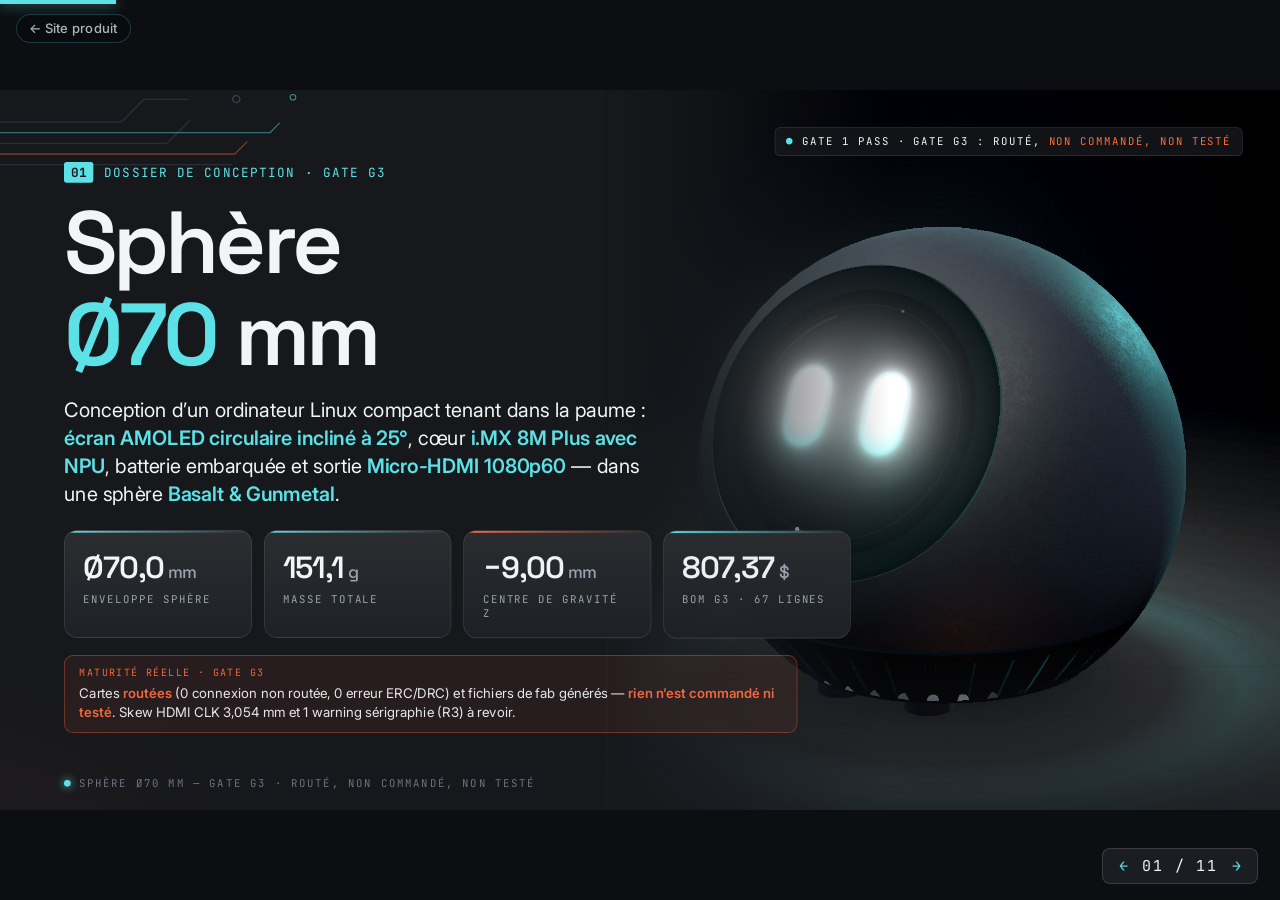
<file: deck/index.html>
<!DOCTYPE html>
<html lang="fr">
<head>
<meta charset="utf-8">
<meta name="viewport" content="width=device-width, initial-scale=1">
<title>Sphère Ø70 mm — Présentation · Gate G3 (routé, non commandé, non testé)</title>
<style>
@font-face{font-family:"Inter";src:url("./assets/fonts/Inter-Var.ttf") format("truetype");font-weight:100 900;font-display:block}
@font-face{font-family:"Space Grotesk";src:url("./assets/fonts/SpaceGrotesk-Var.ttf") format("truetype");font-weight:300 700;font-display:block}
@font-face{font-family:"JetBrains Mono";src:url("./assets/fonts/JetBrainsMono-Var.ttf") format("truetype");font-weight:100 800;font-display:block}
:root{
  --bg:#16181C;--p1:#1E2127;--p2:#2B2D30;--line:rgba(255,255,255,0.08);--line2:rgba(255,255,255,0.14);
  --tx:#F2F4F7;--tx2:#9AA3B2;--cy:#5CE1E6;--am:#FF6B3D;--light:#EEF0F3;
  --disp:"Space Grotesk","Inter",system-ui,sans-serif;--body:"Inter",system-ui,sans-serif;--mono:"JetBrains Mono",ui-monospace,monospace;
}
*{box-sizing:border-box;margin:0;padding:0}
html,body{width:100%;height:100%;background:#0D0E11;overflow:hidden;color:var(--tx);font-family:var(--body);-webkit-font-smoothing:antialiased}
#stage{position:absolute;left:50%;top:50%;width:1920px;height:1080px;transform-origin:0 0;background:var(--bg);overflow:hidden}
.slide{position:absolute;inset:0;padding:72px 96px 0;display:none;background:
  radial-gradient(1200px 700px at 85% -10%,rgba(92,225,230,0.06),transparent 60%),
  radial-gradient(900px 600px at -5% 110%,rgba(255,107,61,0.045),transparent 60%),var(--bg)}
.slide.active{display:block}
.bgtraces{position:absolute;inset:0;width:1920px;height:1080px;pointer-events:none;z-index:0}
.bgtraces path{fill:none;stroke-width:2;stroke-linecap:round;stroke-linejoin:round;stroke-dasharray:1;stroke-dashoffset:0}
.bgtraces circle{fill:var(--bg);stroke-width:2}
.content{position:relative;z-index:1;height:100%}
/* header */
.eyebrow{font-family:var(--mono);font-size:19px;letter-spacing:.14em;text-transform:uppercase;color:var(--cy);display:flex;align-items:center;gap:16px}
.eyebrow .idx{color:var(--bg);background:var(--cy);padding:3px 10px;border-radius:4px;font-weight:700;letter-spacing:.06em}
h1,h2{font-family:var(--disp);font-weight:600;letter-spacing:-0.02em;line-height:1.04}
h2{font-size:58px;margin-top:18px}
h2 em{font-style:normal;color:var(--cy)}
.lede{font-size:25px;line-height:1.45;color:var(--tx2);margin-top:16px;max-width:1500px}
.lede b{color:var(--tx);font-weight:600}
/* footer */
.ft{position:absolute;left:0;right:0;bottom:30px;display:flex;justify-content:space-between;align-items:center;font-family:var(--mono);font-size:16px;letter-spacing:.14em;color:#6B7382;text-transform:uppercase}
.ft .brand{display:flex;align-items:center;gap:12px}
.ft .brand i{width:10px;height:10px;border-radius:50%;background:var(--cy);box-shadow:0 0 12px var(--cy);display:inline-block}
.ft .pg{color:var(--tx2)}
body.interactive .ft .pg{visibility:hidden}
/* panels */
.panel{background:var(--p1);border:1px solid var(--line);border-radius:22px}
.lightcard{background:var(--light);border-radius:22px;overflow:hidden;position:relative;box-shadow:0 30px 80px rgba(0,0,0,0.45),inset 0 0 0 1px rgba(255,255,255,0.4)}
.darkcard{background:#16181C;border:1px solid var(--line2);border-radius:22px;overflow:hidden;position:relative;box-shadow:0 30px 80px rgba(0,0,0,0.4)}
.crop{position:relative;overflow:hidden}
.crop img{position:absolute;display:block}
.tag{position:absolute;left:20px;top:18px;font-family:var(--mono);font-size:16px;letter-spacing:.1em;text-transform:uppercase;padding:6px 12px;border-radius:6px;background:rgba(22,24,28,0.88);color:var(--cy);z-index:2}
.num{font-family:var(--disp);font-weight:600;white-space:nowrap;letter-spacing:-0.02em}
.mono{font-family:var(--mono)}
.cy{color:var(--cy)}.am{color:var(--am)}.mut{color:var(--tx2)}
code{font-family:var(--mono);font-size:.86em;color:var(--tx);background:rgba(92,225,230,0.10);border:1px solid rgba(92,225,230,0.22);padding:1px 8px;border-radius:6px;white-space:nowrap}
.spec{display:flex;flex-direction:column;gap:0}
.spec .row{display:grid;grid-template-columns:170px 1fr;gap:20px;padding:15px 0;border-top:1px solid var(--line);align-items:baseline}
.spec .row:last-child{border-bottom:1px solid var(--line)}
.spec .k{font-family:var(--mono);font-size:16px;letter-spacing:.1em;text-transform:uppercase;color:var(--tx2)}
.spec .v{font-size:23px;line-height:1.38;color:var(--tx)}
.spec .v small{display:block;font-size:19px;color:var(--tx2);margin-top:3px}
.chips{display:flex;flex-wrap:wrap;gap:14px}
.chip{background:var(--p1);border:1px solid var(--line2);border-radius:14px;padding:14px 20px;display:flex;flex-direction:column;gap:4px}
.chip .cv{font-family:var(--disp);font-weight:600;font-size:30px;white-space:nowrap}
.chip .cl{font-size:17px;color:var(--tx2);font-family:var(--mono);letter-spacing:.02em}
.kpi{padding:26px 28px;border-radius:20px;background:linear-gradient(180deg,#2B2D30,#1E2127);border:1px solid var(--line2);position:relative;overflow:hidden}
.kpi::before{content:"";position:absolute;left:0;top:0;height:3px;width:100%;background:linear-gradient(90deg,var(--cy),transparent)}
.kpi.am::before{background:linear-gradient(90deg,var(--am),transparent)}
.kpi .kv{font-family:var(--disp);font-weight:600;font-size:52px;letter-spacing:-0.03em;white-space:nowrap;color:var(--tx)}
.kpi .kv small{font-size:26px;color:var(--tx2);margin-left:6px;font-weight:500}
.kpi .kl{font-family:var(--mono);font-size:16px;letter-spacing:.12em;text-transform:uppercase;color:var(--tx2);margin-top:8px}
.kpi .kd{font-size:19px;color:var(--tx2);margin-top:10px;line-height:1.4}
/* nav chrome */
#progress{position:fixed;left:0;top:0;height:4px;background:var(--cy);box-shadow:0 0 14px rgba(92,225,230,0.7);z-index:50;transition:width .35s ease;width:0}
#counter{position:fixed;right:22px;bottom:16px;z-index:50;font-family:var(--mono);font-size:15px;letter-spacing:.12em;color:var(--tx);background:rgba(30,33,39,0.85);border:1px solid var(--line2);border-radius:8px;padding:7px 12px;display:flex;gap:10px;align-items:center}
#counter button{background:none;border:0;color:var(--cy);font:inherit;cursor:pointer;padding:0 4px}
body.export #progress,body.export #counter{display:none}

/* ---------- slide 1 ---------- */
.s1 .heroimg{position:absolute;right:0;top:0;width:1010px;height:1080px;z-index:0}
.s1 .heroimg img{width:100%;height:100%;object-fit:cover;object-position:52% 50%;display:block;filter:saturate(.9) contrast(1.04)}
.s1 .heroimg::after{content:"";position:absolute;inset:0;background:linear-gradient(90deg,var(--bg) 0%,rgba(22,24,28,0.78) 14%,rgba(22,24,28,0) 42%),linear-gradient(0deg,rgba(22,24,28,0.75) 0%,rgba(22,24,28,0) 26%)}
.s1 .left{position:relative;z-index:2;width:1000px;padding-top:36px}
.s1 h1{font-size:132px;margin-top:22px;letter-spacing:-0.045em}
.s1 h1 span{color:var(--cy)}
.s1 .promise{font-size:30px;line-height:1.4;color:var(--tx);margin-top:22px;max-width:900px;font-weight:400}
.s1 .promise b{color:var(--cy);font-weight:600}
.s1 .kpis{display:grid;grid-template-columns:repeat(4,1fr);gap:18px;margin-top:34px;width:1180px}
.s1 .kpi .kv{font-size:46px}
.s1 .stamp{position:absolute;right:56px;top:56px;z-index:3;font-family:var(--mono);font-size:16px;letter-spacing:.12em;color:var(--tx);background:rgba(22,24,28,0.82);border:1px solid var(--line2);padding:10px 16px;border-radius:8px;text-transform:uppercase}
.s1 .stamp b{color:var(--cy)}
/* ---------- slide 2 ---------- */
.s2 .grid{display:grid;grid-template-columns:960px 1fr;gap:64px;margin-top:44px}
.s2 .ui{border-radius:24px;overflow:hidden;border:1px solid var(--line2);background:#121212;height:720px;position:relative}
.s2 .ui img{width:100%;height:100%;object-fit:cover;display:block}
.s2 .blocks{display:flex;flex-direction:column;justify-content:space-between;gap:22px;height:720px}
.s2 .blk{padding:30px 34px}
.s2 .blk h3{font-family:var(--disp);font-size:30px;font-weight:600;display:flex;align-items:center;gap:14px}
.s2 .blk h3 .n{font-family:var(--mono);font-size:16px;color:var(--cy);border:1px solid rgba(92,225,230,0.4);border-radius:6px;padding:3px 8px}
.s2 .blk p{font-size:21px;line-height:1.45;color:var(--tx2);margin-top:10px}
.s2 .blk p b{color:var(--tx);font-weight:600}
.swatches{display:flex;gap:14px;margin-top:16px}
.sw{display:flex;align-items:center;gap:10px;font-family:var(--mono);font-size:15px;color:var(--tx2)}
.sw i{width:30px;height:30px;border-radius:50%;display:inline-block;border:1px solid rgba(255,255,255,0.22)}
/* ---------- slide 3 ---------- */
.s3 .grid{display:grid;grid-template-columns:1140px 1fr;gap:48px;margin-top:36px}
.legend{display:flex;flex-direction:column}
.legend .li{display:grid;grid-template-columns:48px 1fr auto;gap:16px;align-items:center;padding:12px 0;border-top:1px solid var(--line)}
.legend .li:last-child{border-bottom:1px solid var(--line)}
.legend .ix{font-family:var(--mono);font-size:17px;color:var(--cy);width:40px;height:40px;border-radius:50%;border:1px solid rgba(92,225,230,0.45);display:flex;align-items:center;justify-content:center}
.legend .nm{font-size:21px;line-height:1.25}
.legend .nm small{display:block;font-family:var(--mono);font-size:14px;color:#7D8696;letter-spacing:.04em;margin-top:2px}
.legend .ms{font-family:var(--disp);font-size:23px;font-weight:600;white-space:nowrap}
.legend .ms span{font-size:16px;color:var(--tx2);margin-left:3px;font-weight:500}
.legend .total{display:flex;justify-content:space-between;align-items:baseline;padding-top:16px;font-family:var(--mono);font-size:17px;letter-spacing:.1em;text-transform:uppercase;color:var(--tx2)}
.legend .total b{font-family:var(--disp);font-size:34px;color:var(--cy);letter-spacing:-0.02em}
/* ---------- slide 4 ---------- */
.s4 .imgs{display:grid;grid-template-columns:1fr 1fr;gap:32px;margin-top:40px}
.s4 .chips{margin-top:30px}
.s4 .chip{flex:1}.s4 .chip .cl,.s6 .chip .cl{white-space:nowrap;font-size:15px}
/* ---------- slide 5/7/9 split ---------- */
.split{display:grid;grid-template-columns:1100px 1fr;gap:56px;margin-top:40px}
.split .side{display:flex;flex-direction:column;gap:22px}
/* ---------- slide 6 ---------- */
.s6 .chips{margin-top:26px}
.s6 .chip{flex:1;padding:14px 18px}
.s6 .chip .cv{font-size:27px}
/* ---------- slide 8 ---------- */
.s8 .grid{display:grid;grid-template-columns:1150px 1fr;gap:56px;margin-top:30px}
.s8 svg text{font-family:var(--body)}
.s8 .side{display:flex;flex-direction:column;gap:20px}
/* ---------- slide 9 ---------- */
.bus{display:flex;flex-direction:column}
.bus .b{display:grid;grid-template-columns:14px 1fr;gap:18px;padding:14px 0;border-top:1px solid var(--line)}
.bus .b:last-child{border-bottom:1px solid var(--line)}
.bus .b i{width:14px;height:14px;border-radius:3px;margin-top:8px}
.bus .b .t{font-size:22px;font-weight:600}
.bus .b .d{font-size:19px;color:var(--tx2);margin-top:4px;line-height:1.4}
/* ---------- slide 10 ---------- */
.s10 .grid{display:grid;grid-template-columns:900px 1fr;gap:48px;margin-top:40px}
.s10 .panel{padding:38px 44px;height:770px}
.s10 h3{font-family:var(--disp);font-size:28px;font-weight:600;display:flex;justify-content:space-between;align-items:baseline}
.s10 h3 b{font-size:40px;color:var(--cy)}
.bars{margin-top:34px;display:flex;flex-direction:column;gap:20px}
.bar{display:grid;grid-template-columns:300px 1fr 112px;gap:16px;align-items:center}
.bar .bl{font-size:21px;color:var(--tx)}
.bar .bt{height:32px;background:rgba(255,255,255,0.04);border-radius:6px;overflow:hidden}
.bar .bf{height:100%;border-radius:6px;background:linear-gradient(90deg,#2E8F94,var(--cy));transform-origin:0 50%}
.bar.am .bf{background:linear-gradient(90deg,#B04A2A,var(--am))}
.bar .bv{font-family:var(--disp);font-size:23px;font-weight:600;text-align:right;white-space:nowrap}
.donutwrap{display:grid;grid-template-columns:380px 1fr;gap:44px;align-items:center;margin-top:44px}
.dl{display:flex;flex-direction:column;gap:28px}
.dl .it{display:grid;grid-template-columns:18px 1fr;gap:16px}
.dl .it i{width:18px;height:18px;border-radius:4px;margin-top:6px}
.dl .it .v{font-family:var(--disp);font-size:34px;font-weight:600;white-space:nowrap}
.dl .it .v span{font-size:19px;color:var(--tx2);font-weight:500;margin-left:8px}
.dl .it .l{font-size:19px;color:var(--tx2);line-height:1.35;margin-top:2px}
.stack{display:flex;height:26px;border-radius:6px;overflow:hidden;margin-top:56px}
.stack div{height:100%}
/* ---------- slide 11 ---------- */
.s11 .pass{display:inline-flex;align-items:center;gap:14px;margin-top:22px;font-family:var(--mono);font-size:19px;letter-spacing:.12em;text-transform:uppercase;color:var(--bg);background:var(--cy);padding:9px 18px;border-radius:8px;font-weight:700}
.s11 .locked{display:flex;gap:16px;margin-top:40px}.s11 .locked .chip{flex:1}.s11 .axes{display:grid;grid-template-columns:repeat(3,1fr);gap:28px;margin-top:36px}
.s11 .ax{padding:36px 34px 38px;position:relative}
.s11 .ax .an{font-family:var(--mono);font-size:56px;font-weight:700;color:rgba(92,225,230,0.22);position:absolute;right:26px;top:16px}
.s11 .ax .own{font-family:var(--mono);font-size:16px;letter-spacing:.1em;text-transform:uppercase;color:var(--am)}
.s11 .ax h3{font-family:var(--disp);font-size:31px;font-weight:600;margin-top:10px}
.s11 .ax ul{list-style:none;margin-top:18px;display:flex;flex-direction:column;gap:12px}
.s11 .ax li{font-size:21px;line-height:1.4;color:var(--tx2);padding-left:22px;position:relative}
.s11 .ax li::before{content:"";position:absolute;left:0;top:11px;width:8px;height:8px;border-radius:2px;background:var(--cy)}
.s11 .ax li b{color:var(--tx);font-weight:600}
.s11 .concl{margin-top:44px;display:grid;grid-template-columns:auto 1fr;gap:36px;align-items:center;padding:30px 40px;border-radius:22px;background:linear-gradient(90deg,rgba(92,225,230,0.12),rgba(92,225,230,0.02));border:1px solid rgba(92,225,230,0.35)}
.s11 .concl .big{font-family:var(--disp);font-size:40px;font-weight:600;white-space:nowrap}
.s11 .concl p{font-size:23px;line-height:1.45;color:var(--tx)}
.s11 .concl p span{color:var(--tx2)}

/* --- Gate G3 : maturité honnête --- */
.matnote{border:1px solid rgba(255,107,61,0.5);background:rgba(255,107,61,0.08);border-radius:14px;padding:16px 22px;font-size:19px;line-height:1.4;color:var(--tx)}
.matnote b{color:var(--am);font-weight:600}
.matnote .h{font-family:var(--mono);font-size:15px;letter-spacing:.14em;text-transform:uppercase;color:var(--am);display:block;margin-bottom:6px}
.pair{display:grid;grid-template-columns:1fr 1fr;grid-template-rows:100%;gap:14px;width:100%;height:570px}
.pair figure{position:relative;margin:0;background:#16181C;border-radius:14px;overflow:hidden;display:flex;align-items:center;justify-content:center}
.pair figure img{width:100%;height:calc(100% - 46px);margin-top:46px;object-fit:contain;display:block}
.pair figcaption{position:absolute;left:12px;top:12px;font-family:var(--mono);font-size:14px;letter-spacing:.08em;text-transform:uppercase;padding:5px 10px;border-radius:6px;background:rgba(22,24,28,0.9);color:var(--cy)}
.pair figcaption.w{color:var(--am)}
.s5 .spec .row,.s7 .spec .row{padding:11px 0;grid-template-columns:150px 1fr;gap:16px}
.s5 .spec .v,.s7 .spec .v{font-size:21px;line-height:1.33}
.s5 .spec .v small,.s7 .spec .v small{font-size:17px}
.s1 .matnote{margin-top:24px;width:1100px;font-size:20px}
.s9 .bus .b{padding:9px 0}.s9 .bus .b .t{font-size:20px}.s9 .bus .b .d{font-size:17px;margin-top:2px}
.s9 .matnote{font-size:17px;padding:12px 18px}
.s10 .note10{font-size:19px;color:var(--tx2);margin-top:22px;line-height:1.4}.s10 .note10 b{color:var(--tx)}
.s11 .pass.warn{background:var(--am);color:#16181C}
</style>
</head>
<body class="interactive">
<a class="back-to-site" href="../" style="position:fixed;top:14px;left:16px;z-index:9999;font:500 13px/1 'Inter',system-ui,sans-serif;letter-spacing:.02em;color:rgba(233,252,253,.72);text-decoration:none;padding:7px 12px;border-radius:999px;background:rgba(8,12,14,.55);border:1px solid rgba(92,225,230,.22);backdrop-filter:blur(6px)">← Site produit</a>
<div id="progress"></div>
<div id="counter"><button id="prevBtn" aria-label="Précédente">←</button><span id="ctext">01 / 11</span><button id="nextBtn" aria-label="Suivante">→</button></div>
<div id="stage">

<!-- ============ 01 HERO ============ -->
<section class="slide s1" data-traces="hero">
  <div class="heroimg"><img src="./assets/sphere-70mm-studio-hero.jpg" alt="Sphère Ø70 mm — rendu studio du modèle CAO"></div>
  <div class="stamp"><b>●</b> Gate 1 PASS · Gate G3 : routé, <span style="color:var(--am)">non commandé, non testé</span></div>
  <div class="content">
    <div class="left">
      <div class="eyebrow" data-anim><span class="idx">01</span> Dossier de conception · Gate G3</div>
      <h1 data-anim>Sphère<br><span>Ø70</span> mm</h1>
      <p class="promise" data-anim>Conception d’un ordinateur Linux compact tenant dans la paume : <b>écran AMOLED circulaire incliné à 25°</b>, cœur <b>i.MX 8M Plus avec NPU</b>, batterie embarquée et sortie <b>Micro-HDMI 1080p60</b> — dans une sphère <b>Basalt &amp; Gunmetal</b>.</p>
      <div class="kpis">
        <div class="kpi" data-anim><div class="kv">Ø70,0<small>mm</small></div><div class="kl">Enveloppe sphère</div></div>
        <div class="kpi" data-anim><div class="kv">151,1<small>g</small></div><div class="kl">Masse totale</div></div>
        <div class="kpi am" data-anim><div class="kv">−9,00<small>mm</small></div><div class="kl">Centre de gravité z</div></div>
        <div class="kpi" data-anim><div class="kv">807,37<small>$</small></div><div class="kl">BOM G3 · 67 lignes</div></div>
      </div>
      <div class="matnote" data-anim><span class="h">Maturité réelle · Gate G3</span>Cartes <b>routées</b> (0 connexion non routée, 0 erreur ERC/DRC) et fichiers de fab générés — <b>rien n’est commandé ni testé</b>. Skew HDMI CLK 3,054 mm et 1 warning sérigraphie (R3) à revoir.</div>
    </div>
    <footer class="ft"><span class="brand"><i></i>Sphère Ø70 mm — Gate G3 · routé, non commandé, non testé</span><span class="pg">01 / 11</span></footer>
  </div>
</section>

<!-- ============ 02 DESIGN ============ -->
<section class="slide s2" data-traces="tr">
  <div class="content">
    <div class="eyebrow" data-anim><span class="idx">02</span> Design industriel</div>
    <h2 data-anim>Basalt &amp; Gunmetal, <em>posture 25°</em></h2>
    <div class="grid">
      <div class="ui" data-anim><img src="./assets/sphere-70mm-ui-states.jpg" alt="États UI de l'écran circulaire"></div>
      <div class="blocks">
        <div class="blk panel" data-anim>
          <h3><span class="n">CMF</span>Basalt &amp; Gunmetal</h3>
          <p>Calotte <b>PA12 gris anthracite mat</b>, œil en verre noir affleurant, base <b>Alu anodisé gunmetal</b> à gorges radiales.</p>
          <div class="swatches">
            <span class="sw"><i style="background:#2B2D30"></i>#2B2D30</span>
            <span class="sw"><i style="background:#3F4348"></i>#3F4348</span>
            <span class="sw"><i style="background:#08090B"></i>#08090B</span>
            <span class="sw"><i style="background:#18191B"></i>#18191B</span>
          </div>
        </div>
        <div class="blk panel" data-anim>
          <h3><span class="n">UI</span>Interface circulaire</h3>
          <p>AMOLED <b>454×454 px</b>, Ø35,41 mm actif : états <b>Idle, Wi-Fi, HDMI 1080p60, Grok Bot</b> lisibles d'un coup d'œil.</p>
        </div>
        <div class="blk panel" data-anim>
          <h3><span class="n">25°</span>Ergonomie de bureau</h3>
          <p>Écran <b>incliné à 25°</b> vers le regard d'un utilisateur assis à 45–60 cm. Hauteur posée <b>64,0 mm</b>, bouton <b>Ø6</b> à 35° derrière le zénith.</p>
        </div>
      </div>
    </div>
    <footer class="ft"><span class="brand"><i></i>Sphère Ø70 mm — Gate G3 · routé, non commandé, non testé</span><span class="pg">02 / 11</span></footer>
  </div>
</section>

<!-- ============ 03 ECLATEE ============ -->
<section class="slide s3" data-traces="br">
  <div class="content">
    <div class="eyebrow" data-anim><span class="idx">03</span> Architecture mécanique</div>
    <h2 data-anim>Vue éclatée — <em>10 sous-ensembles</em></h2>
    <div class="grid">
      <div class="lightcard" data-anim style="height:666px;align-self:center;background:#0c0d10">
        <div class="crop" data-src="./assets/sphere-70mm-studio-exploded.jpg" data-w="1800" data-h="1200" data-crop="0 0.04 0 0.08" style="width:100%;height:100%"></div>
      </div>
      <div class="legend" data-anim>
        <div class="li"><span class="ix">01</span><div class="nm">Coque PA12 RF-transparente<small>upper_shell</small></div><div class="ms">26,89<span>g</span></div></div>
        <div class="li"><span class="ix">02</span><div class="nm">Bouton Ø6 (IO-08)<small>power_button</small></div><div class="ms">0,46<span>g</span></div></div>
        <div class="li"><span class="ix">03</span><div class="nm">Verre Ø42 + AMOLED 1,39"<small>cover_glass_amoled</small></div><div class="ms">5,84<span>g</span></div></div>
        <div class="li"><span class="ix">04</span><div class="nm">PCB façade 2C + nappe FFC<small>pcb_facade</small></div><div class="ms">2,71<span>g</span></div></div>
        <div class="li"><span class="ix">05</span><div class="nm">LiPo 1500 mAh<small>lipo_battery</small></div><div class="ms">30,00<span>g</span></div></div>
        <div class="li"><span class="ix">06</span><div class="nm">NASBIS 0,52 + berceau PA12<small>thermal_barrier_nasbis</small></div><div class="ms">5,09<span>g</span></div></div>
        <div class="li"><span class="ix">07</span><div class="nm">PCB MPU 4C + SoM i.MX 8M Plus<small>pcb_mpu_som</small></div><div class="ms">20,59<span>g</span></div></div>
        <div class="li"><span class="ix">08</span><div class="nm">Pad thermique TG-AD66<small>thermal_pad</small></div><div class="ms">3,38<span>g</span></div></div>
        <div class="li"><span class="ix">09</span><div class="nm">Radiateur-lest Alu 6061-T6 + laiton<small>heatsink_base</small></div><div class="ms">55,84<span>g</span></div></div>
        <div class="li"><span class="ix">10</span><div class="nm">Patins silicone ×4<small>silicone_foot</small></div><div class="ms">0,31<span>g</span></div></div>
        <div class="total">Masse totale assemblée <b>151,1 g</b></div>
      </div>
    </div>
    <footer class="ft"><span class="brand"><i></i>Sphère Ø70 mm — Gate G3 · routé, non commandé, non testé</span><span class="pg">03 / 11</span></footer>
  </div>
</section>

<!-- ============ 04 COQUE ============ -->
<section class="slide s4" data-traces="tr">
  <div class="content">
    <div class="eyebrow" data-anim><span class="idx">04</span> Couche 1 · Enveloppe</div>
    <h2 data-anim>Coque PA12 RF-transparente &amp; <em>connectique arrière</em></h2>
    <div class="imgs">
      <div class="lightcard" data-anim style="height:610px;background:#0c0d10"><span class="tag">Vue 3/4 avant</span>
        <div class="crop" data-src="./assets/sphere-70mm-studio-assembled.jpg" data-w="1800" data-h="1200" data-crop="0.08 0.08 0.08 0.06" style="width:100%;height:100%"></div></div>
      <div class="lightcard" data-anim style="height:610px;background:#0c0d10"><span class="tag">Vue arrière · niche ports</span>
        <div class="crop" data-src="./assets/sphere-70mm-studio-rear.jpg" data-w="1800" data-h="1200" data-crop="0.08 0.08 0.08 0.06" style="width:100%;height:100%"></div></div>
    </div>
    <div class="chips">
      <div class="chip" data-anim><span class="cv">3,0 mm</span><span class="cl">Paroi · cavité Ø64,0</span></div>
      <div class="chip" data-anim><span class="cv">26,89 g</span><span class="cl">Coque monobloc PA12</span></div>
      <div class="chip" data-anim><span class="cv">MJF / SLA</span><span class="cl">Anthracite #2B2D30</span></div>
      <div class="chip" data-anim><span class="cv">Bouton Ø6</span><span class="cl">Haut arrière · 35°</span></div>
      <div class="chip" data-anim><span class="cv">USB-C + µHDMI</span><span class="cl">Charge 5 V · 1080p60</span></div>
      <div class="chip" data-anim style="border-color:rgba(92,225,230,0.45)"><span class="cv cy">15,0 mm</span><span class="cl">Entraxe des ports</span></div>
    </div>
    <footer class="ft"><span class="brand"><i></i>Sphère Ø70 mm — Gate G3 · routé, non commandé, non testé</span><span class="pg">04 / 11</span></footer>
  </div>
</section>

<!-- ============ 05 ECRAN ============ -->
<section class="slide s5" data-traces="bl">
  <div class="content">
    <div class="eyebrow" data-anim><span class="idx">05</span> Couche 2 · Façade</div>
    <h2 data-anim>Écran AMOLED 1,39" à 25° &amp; <em>PCB façade</em></h2>
    <div class="split">
      <div class="darkcard" data-anim style="height:600px;display:flex;align-items:center;justify-content:center;padding:14px">
        <div class="pair"><figure><figcaption>Cuivre routé · 2 couches</figcaption><img src="./assets/g3-facade-composite.png" alt="PCB façade G3, cuivre routé 2 couches"></figure><figure><figcaption class="w">3D dessus · PCB nu</figcaption><img src="./assets/g3-facade-3d-top.png" alt="Rendu 3D KiCad du PCB façade nu, sans composants"></figure></div>
      </div>
      <div class="side">
        <div class="spec" data-anim>
          <div class="row"><span class="k">Dalle</span><span class="v">Panox / BOE <code>BO139A454SPI</code><small>AMOLED circulaire 1,39" · 5,84 g</small></span></div>
          <div class="row"><span class="k">Résolution</span><span class="v">454×454 px · Ø35,41 mm actif<small>verre Ø42 mm affleurant · incliné à 25°</small></span></div>
          <div class="row"><span class="k">Liaison</span><span class="v">MIPI-DSI 1 voie · 45 Hz<small>synchronisation TE · nappe FFC 30 voies vers MPU</small></span></div>
          <div class="row"><span class="k">PCB façade</span><span class="v">Ø37,0 × 1,0 mm · 2 couches FR-4<small>2,71 g · <b style="color:var(--tx)">98 pistes · 189 vias</b> · 0 non routé</small></span></div>
          <div class="row"><span class="k">Contrôles G3</span><span class="v">0 erreur ERC · 0 erreur DRC<small>ESD <b style="color:var(--tx)">H5VL10B</b> sur SW1 (bouton)</small></span></div>
        </div>
        <div class="matnote" data-anim><span class="h">Maturité</span>Carte <b>routée, non fabriquée</b>. Vue 3D = <b>PCB nu sans modèles de composants</b>.</div>
      </div>
    </div>
    <footer class="ft"><span class="brand"><i></i>Sphère Ø70 mm — Gate G3 · routé, non commandé, non testé</span><span class="pg">05 / 11</span></footer>
  </div>
</section>

<!-- ============ 06 BATTERIE ============ -->
<section class="slide s6" data-traces="tr">
  <div class="content">
    <div class="eyebrow" data-anim><span class="idx">06</span> Couche 3 · Énergie</div>
    <h2 data-anim>Batterie LiPo 1500 mAh &amp; <em>isolation NASBIS</em></h2>
    <div class="lightcard" data-anim style="margin-top:30px;height:640px;background:#FFFFFF">
      <div class="crop" data-src="./assets/render-section-annotated.png" data-w="3192" data-h="1436" data-crop="0 0.05 0 0.035" style="width:100%;height:100%"></div>
    </div>
    <div class="chips">
      <div class="chip" data-anim><span class="cv">5,55 Wh</span><span class="cl">PRT-26059 · 3,7 V</span></div>
      <div class="chip" data-anim><span class="cv">z = 0</span><span class="cl">Centrée · 30,0 g</span></div>
      <div class="chip" data-anim><span class="cv">0,52 mm</span><span class="cl">NASBIS + berceau</span></div>
      <div class="chip" data-anim><span class="cv">750 mA</span><span class="cl">BQ25895 · NVDC</span></div>
      <div class="chip" data-anim style="border-color:rgba(92,225,230,0.45)"><span class="cv cy">~3,1 h</span><span class="cl">Assistant · estimé</span></div>
      <div class="chip" data-anim style="border-color:rgba(255,107,61,0.45)"><span class="cv am">~2,2 h</span><span class="cl">Vidéo · estimé</span></div>
    </div>
    <footer class="ft"><span class="brand"><i></i>Sphère Ø70 mm — Gate G3 · routé, non commandé, non testé</span><span class="pg">06 / 11</span></footer>
  </div>
</section>

<!-- ============ 07 MPU ============ -->
<section class="slide s7" data-traces="br">
  <div class="content">
    <div class="eyebrow" data-anim><span class="idx">07</span> Couche 4 · Calcul</div>
    <h2 data-anim>Cœur de calcul : <em>PCB MPU 4 couches &amp; i.MX 8M Plus</em></h2>
    <div class="split">
      <div class="darkcard" data-anim style="height:600px;display:flex;align-items:center;justify-content:center;padding:14px">
        <div class="pair"><figure><figcaption>Cuivre routé · 4 couches</figcaption><img src="./assets/g3-mpu-composite.png" alt="PCB MPU G3, cuivre routé 4 couches"></figure><figure><figcaption class="w">3D dessus · PCB nu</figcaption><img src="./assets/g3-mpu-3d-top.png" alt="Rendu 3D KiCad du PCB MPU nu, sans composants"></figure></div>
      </div>
      <div class="side">
        <div class="spec" data-anim>
          <div class="row"><span class="k">SoM</span><span class="v">CompuLab <code>UCM-iMX8M-Plus</code><small>38×28×4 mm · face vers le radiateur</small></span></div>
          <div class="row"><span class="k">Processeur</span><span class="v">Quad Cortex-A53 1,8 GHz + M7 + NPU<small>4 Go RAM · 32 Go eMMC</small></span></div>
          <div class="row"><span class="k">Radio</span><span class="v">u-blox <code>MAYA-W166-00B</code><small>Wi-Fi 4 · BT/BLE 5.2 · LGA-86 · antenne PCB</small></span></div>
          <div class="row"><span class="k">Carte porteuse</span><span class="v">Ø56,0 × 1,6 mm · 4 couches FR-4<small>20,59 g · z = −12,02 / −13,62 mm</small></span></div>
          <div class="row"><span class="k">Routage G3</span><span class="v"><b>1101 pistes · 298 vias</b><small>0 non routé · 0 erreur ERC/DRC · 1 warning sérigraphie (R3)</small></span></div>
          <div class="row"><span class="k">Protections</span><span class="v">TUSB320 · TVS SMF5.0A (VBUS) · ESD H5VL10B (CC1/CC2) · USBLC6 · TPD4E05U06 ×3 · PTC 1206L110 · NTC JEITA</span></div>
        </div>
        <div class="matnote" data-anim><span class="h">Maturité</span>Routée, <b>non commandée, non testée</b>. Skew HDMI CLK <b>3,054 mm à revoir</b>. Vue 3D = PCB nu sans composants.</div>
      </div>
    </div>
    <footer class="ft"><span class="brand"><i></i>Sphère Ø70 mm — Gate G3 · routé, non commandé, non testé</span><span class="pg">07 / 11</span></footer>
  </div>
</section>

<!-- ============ 08 RADIATEUR ============ -->
<section class="slide s8" data-traces="tr">
  <div class="content">
    <div class="eyebrow" data-anim><span class="idx">08</span> Couche 5 · Thermique &amp; stabilité</div>
    <h2 data-anim>Radiateur-lest Alu 6061-T6 &amp; <em>insert laiton</em></h2>
    <div class="grid">
      <div class="panel" data-anim style="height:780px;position:relative;overflow:hidden">
        <svg id="s8svg" viewBox="0 0 1150 780" width="1150" height="780"></svg>
      </div>
      <div class="side">
        <div class="kpi am" data-anim><div class="kv">−9,00<small>mm</small></div><div class="kl">Centre de gravité · objectif &lt; −8,0</div><div class="kd">Sans laiton : z<sub>CG</sub> = −7,89 mm, hors exigence. L'insert C36000 de <b style="color:var(--tx)">13,8 g</b> fait passer le centre de gravité sous la cible.</div></div>
        <div class="kpi" data-anim><div class="kv">55,84<small>g</small></div><div class="kl">Base radiateur-lest</div><div class="kd">Alu 6061-T6 CNC anodisé gunmetal, <b style="color:var(--tx)">36 gorges radiales</b>, gorge d'ombre 0,5 mm à z = −17,0 mm.</div></div>
        <div class="kpi" data-anim><div class="kv">SoM → Alu</div><div class="kl">Chemin thermique direct</div><div class="kd">Heat-spreader du SoM → pad <b style="color:var(--tx)">TG-AD66</b> (3,38 g) → radiateur. 4 patins silicone : lame d'air 2,0 mm.</div></div>
      </div>
    </div>
    <footer class="ft"><span class="brand"><i></i>Sphère Ø70 mm — Gate G3 · routé, non commandé, non testé</span><span class="pg">08 / 11</span></footer>
  </div>
</section>

<!-- ============ 09 ELEC ============ -->
<section class="slide s9" data-traces="bl">
  <div class="content">
    <div class="eyebrow" data-anim><span class="idx">09</span> Électronique</div>
    <h2 data-anim>Architecture électrique G3 &amp; <em>protections</em></h2>
    <div class="split">
      <div class="darkcard" data-anim style="height:740px;display:flex;align-items:center;justify-content:center;padding:14px">
        <img src="./assets/block-diagram.png" alt="Schéma bloc électrique" style="width:100%;height:100%;object-fit:contain;display:block">
      </div>
      <div class="side">
        <div class="bus" data-anim>
          <div class="b"><i style="background:var(--am)"></i><div><div class="t">USB-C → BQ25895 (NVDC)</div><div class="d">Charge 5 V + USB 2.0, courant de charge bridé à 750 mA</div></div></div>
          <div class="b"><i style="background:var(--cy)"></i><div><div class="t">MIPI-DSI 1 voie · 45 Hz</div><div class="d">SoM → AMOLED via nappe FFC 30 voies, sync TE</div></div></div>
          <div class="b"><i style="background:#8B9BFF"></i><div><div class="t">SDIO 4 bits + UART HCI</div><div class="d">Wi-Fi 4 bi-bande et BT/BLE 5.2 (MAYA-W166)</div></div></div>
          <div class="b"><i style="background:#C9D1DC"></i><div><div class="t">Micro-HDMI · 1080p60</div><div class="d">Sortie vidéo native du i.MX 8M Plus</div></div></div>
        </div>
        <div class="kpi am" data-anim><div class="kv">≤ 3,0<small>W</small></div><div class="kl">Plafond DVFS SoM sur batterie</div><div class="kd">Respecte la limite de décharge LiPo de 1,5 A (calcul, non mesuré).</div></div>
        <div class="matnote" data-anim><span class="h">Protections G3 (7 familles)</span><b>TUSB320</b> · <b>TVS SMF5.0A</b> VBUS · <b>H5VL10B</b> CC1/CC2 + SW1 · <b>USBLC6</b> · <b>TPD4E05U06</b> ×3 · <b>PTC 1206L110</b> · <b>NTC</b> JEITA. Présentes au schéma, non testées.</div>
      </div>
    </div>
    <footer class="ft"><span class="brand"><i></i>Sphère Ø70 mm — Gate G3 · routé, non commandé, non testé</span><span class="pg">09 / 11</span></footer>
  </div>
</section>

<!-- ============ 10 BILAN ============ -->
<section class="slide s10" data-traces="tr">
  <div class="content">
    <div class="eyebrow" data-anim><span class="idx">10</span> Bilan chiffré</div>
    <h2 data-anim>Masses &amp; <em>BOM G3 candidate</em></h2>
    <div class="grid">
      <div class="panel" data-anim>
        <h3>Répartition des masses <b>151,1 g</b></h3>
        <div class="bars" id="massBars"></div>
      </div>
      <div class="panel" data-anim>
        <h3>Coût BOM G3 <b>807,37 $</b></h3>
        <div class="donutwrap">
          <svg id="donut" viewBox="0 0 360 360" width="380" height="380"></svg>
          <div class="dl">
            <div class="it"><i style="background:var(--cy)"></i><div><div class="v">465 $<span>57,6 %</span></div><div class="l">Kit d'évaluation CompuLab (SoM inclus)</div></div></div>
            <div class="it"><i style="background:var(--am)"></i><div><div class="v">220,61 $<span>27,3 %</span></div><div class="l">CNC / SLA / PCB / PCBA (estimations)</div></div></div>
            <div class="it"><i style="background:#8B95A5"></i><div><div class="v">121,76 $<span>15,1 %</span></div><div class="l">Composants électroniques &amp; mécaniques</div></div></div>
          </div>
        </div>
        <div class="stack"><div style="width:57.60%;background:var(--cy)"></div><div style="width:27.33%;background:var(--am)"></div><div style="width:15.08%;background:#8B95A5"></div></div>
        <p class="note10"><b>67 lignes</b> (59 actives) · <b>FROZEN-CANDIDATE</b>, pas encore commandée. La fabrication est une <b>estimation</b>, pas un devis.</p>
      </div>
    </div>
    <footer class="ft"><span class="brand"><i></i>Sphère Ø70 mm — Gate G3 · routé, non commandé, non testé</span><span class="pg">10 / 11</span></footer>
  </div>
</section>

<!-- ============ 11 ROADMAP ============ -->
<section class="slide s11" data-traces="tr">
  <div class="content">
    <div class="eyebrow" data-anim><span class="idx">11</span> Gouvernance &amp; suite</div>
    <h2 data-anim>Gate G3 : <em>routé, pas encore commandé</em></h2>
    <div class="pass warn" data-anim>● G1 PASS · G2 PASS · G3 FROZEN-CANDIDATE — en attente du Go / No-Go de Mathieu</div>
    <div class="locked">
      <div class="chip" data-anim><span class="cv">Ø70,0 mm</span><span class="cl">Enveloppe (G1)</span></div>
      <div class="chip" data-anim><span class="cv">151,1 g</span><span class="cl">Masse (CAO)</span></div>
      <div class="chip" data-anim><span class="cv cy">0 / 0</span><span class="cl">Non routé · erreur ERC/DRC</span></div>
      <div class="chip" data-anim><span class="cv">1199 · 487</span><span class="cl">Pistes · vias (2 cartes)</span></div>
      <div class="chip" data-anim><span class="cv cy">807,37 $</span><span class="cl">BOM G3 · 67 lignes</span></div>
    </div>
    <div class="axes">
      <div class="ax panel" data-anim><span class="an">01</span><div class="own">Avant commande</div><h3>Revue électronique</h3>
        <ul><li>Revue humaine des paires <b>TMDS / DSI</b> ; skew HDMI CLK <b>3,054 mm</b> (≈ 21 ps)</li><li>Impédances à valider (calculateur JLCPCB)</li><li>Sens du <b>FFC</b> et broche 1 du <b>BM28</b> ; warning sérigraphie <b>R3</b></li></ul></div>
      <div class="ax panel" data-anim><span class="an">02</span><div class="own">Premier allumage</div><h3>Rien n’est testé</h3>
        <ul><li>Domaine <b>GPIO4 1,8 V</b> de l’AMOLED à confirmer (CompuLab)</li><li><b>MAYA PDn</b> en open-drain ; pull-ups I2C2 à l’oscilloscope</li><li>Conso Wi-Fi (réserve 0,6 W) et autonomie : <b>à mesurer</b></li></ul></div>
      <div class="ax panel" data-anim><span class="an">03</span><div class="own">Méca · thermique · BOM</div><h3>Écarts à fermer</h3>
        <ul><li>CAO à aligner sur les Gerbers (Ø56,0 / Ø37,0)</li><li>BOM : MECH-02 L = 12 mm vs 6,0 mm CAO ; insert laiton, vis, PSA/OCA sans ligne</li><li>Thermique calculé (LiPo ~47 °C &gt; 2 W) : <b>non mesuré</b></li></ul></div>
    </div>
    <div class="concl" data-anim>
      <div class="big">Prochaine étape <span class="am">→ Go / No-Go commande</span></div>
      <p>Cartes routées, 0 connexion non routée, 0 erreur ERC/DRC, fichiers de fab générés. <span>Rien n’est fabriqué ni testé ; les vues 3D KiCad sont des PCB nus, sans modèles de composants.</span></p>
    </div>
    <footer class="ft"><span class="brand"><i></i>Sphère Ø70 mm — Gate G3 · routé, non commandé, non testé</span><span class="pg">11 / 11</span></footer>
  </div>
</section>

</div>
<script src="./assets/anime.min.js"></script>
<script>
(function(){
const params=new URLSearchParams(location.search);
const EXPORT=params.has('export');
if(EXPORT){document.body.classList.add('export');document.body.classList.remove('interactive');}
const stage=document.getElementById('stage');
const slides=[...document.querySelectorAll('.slide')];
const N=slides.length;
const NS='http://www.w3.org/2000/svg';
const el=(t,a)=>{const e=document.createElementNS(NS,t);for(const k in a)e.setAttribute(k,a[k]);return e;};

/* --- fit 16:9 stage --- */
function fit(){const s=Math.min(innerWidth/1920,innerHeight/1080);stage.style.transform=`scale(${s}) translate(-50%,-50%)`;stage.style.transformOrigin='0 0';stage.style.left='50%';stage.style.top='50%';
  stage.style.transform=`translate(-50%,-50%) scale(${s})`;stage.style.transformOrigin='50% 50%';}
addEventListener('resize',fit);fit();

/* --- crops (light renders: remove baked titles / footers) --- */
function applyCrops(root){root.querySelectorAll('.crop').forEach(c=>{
  const [l,t,r,b]=c.dataset.crop.split(' ').map(Number);const W=+c.dataset.w,H=+c.dataset.h;
  let img=c.querySelector('img');if(!img){img=new Image();img.src=c.dataset.src;img.alt='';c.appendChild(img);}
  const cw=c.clientWidth, ch=c.clientHeight; if(!cw||!ch) return;
  const vw=W*(1-l-r), vh=H*(1-t-b);
  const s=Math.min(cw/vw, ch/vh);
  const ox=(cw-vw*s)/2 - l*W*s, oy=(ch-vh*s)/2 - t*H*s;
  Object.assign(img.style,{width:W*s+'px',height:H*s+'px',left:ox+'px',top:oy+'px',clipPath:`inset(${t*100}% ${r*100}% ${b*100}% ${l*100}%)`});
});}
/* --- deterministic PCB traces --- */
function rng(seed){return()=>{seed=(seed*16807)%2147483647;return(seed-1)/2147483646;};}
function traces(svg,kind,seed){
  const R=rng(seed);const g=el('g',{});svg.appendChild(g);
  const add=(d,x,y,col,op)=>{g.appendChild(el('path',{d,stroke:col,'stroke-opacity':op,pathLength:1,class:'trace'}));
    g.appendChild(el('circle',{cx:x,cy:y,r:5.5,stroke:col,'stroke-opacity':Math.min(1,op*2),class:'via'}));};
  const colOf=(i,n)=>i===1?['#5CE1E6',0.45]:(i===n-2?['#FF6B3D',0.42]:['#9AA3B2',0.16]);
  if(kind==='hero'){ // top-left band, above the eyebrow (y<125)
    const n=5;for(let i=0;i<n;i++){const y=48+i*16, L=180+R()*200+i*30, d2=Math.min(y-14,40+R()*30);
      const x1=L, x2=x1+d2, y2=y-d2, x3=x2+80+R()*160;const [c,o]=colOf(i,n);
      add(`M0,${y} L${x1},${y} L${x2},${y2} L${x3},${y2}`,x3,y2,c,o);}
    return;}
  // top-right band (x>1420, y<150) + right edge strip (x>1846)
  const n=6;for(let i=0;i<n;i++){const y=34+i*17, L=120+R()*160+i*22, d2=Math.min(y-12,30+R()*30);
    const x1=1920-L, x2=x1-d2, y2=y-d2, x3=Math.max(1440,x2-60-R()*160);const [c,o]=colOf(i,n);
    add(`M1920,${y} L${x1},${y} L${x2},${y2} L${x3},${y2}`,x3,y2,c,o);}
  const m=4;for(let i=0;i<m;i++){const x=1856+i*16, L=220+R()*260+i*40;const [c,o]=colOf(i,m);
    add(`M${x},150 L${x},${150+L}`,x,150+L,c,o);}
}
slides.forEach((s,i)=>{const svg=el('svg',{class:'bgtraces',viewBox:'0 0 1920 1080'});s.insertBefore(svg,s.firstChild);traces(svg,s.dataset.traces||'tr',1234+i*97);});

/* --- slide 8: technical section of the base (CAD mm, 10 px / mm) --- */
(function(){
  const svg=document.getElementById('s8svg');const S=10,cx=380,cy=368;
  const X=x=>cx+x*S, Y=z=>cy-z*S;
  const defs=el('defs',{});defs.innerHTML=`
   <linearGradient id="gm" x1="0" y1="0" x2="0" y2="1"><stop offset="0" stop-color="#5A6068"/><stop offset="1" stop-color="#2F3338"/></linearGradient>
   <linearGradient id="br" x1="0" y1="0" x2="1" y2="0"><stop offset="0" stop-color="#8C6A35"/><stop offset=".5" stop-color="#D9B26A"/><stop offset="1" stop-color="#8C6A35"/></linearGradient>
   <pattern id="hatch" width="8" height="8" patternUnits="userSpaceOnUse" patternTransform="rotate(45)"><line x1="0" y1="0" x2="0" y2="8" stroke="rgba(255,255,255,0.10)" stroke-width="2"/></pattern>
   <marker id="ah" viewBox="0 0 10 10" refX="5" refY="5" markerWidth="7" markerHeight="7" orient="auto-start-reverse"><path d="M0,0 L10,5 L0,10 z" fill="#5CE1E6"/></marker>`;
  svg.appendChild(defs);
  const g=el('g',{});svg.appendChild(g);
  const add=(t,a)=>{const e=el(t,a);g.appendChild(e);return e;};
  // ground
  add('line',{x1:X(-34),y1:Y(-29),x2:X(34),y2:Y(-29),stroke:'#9AA3B2','stroke-width':2});
  add('rect',{x:X(-34),y:Y(-29),width:68*S,height:22,fill:'url(#hatch)'});
  // shell ring above z=-17
  const zo=-17, xo=Math.sqrt(35*35-zo*zo), xi=Math.sqrt(32*32-zo*zo);
  add('path',{d:`M${X(-xo)},${Y(zo)} A${35*S},${35*S} 0 1 1 ${X(xo)},${Y(zo)} L${X(xi)},${Y(zo)} A${32*S},${32*S} 0 1 0 ${X(-xi)},${Y(zo)} Z`,fill:'#2B2D30',stroke:'rgba(255,255,255,0.22)','stroke-width':1.5});
  // front glass at 25° (front = right)
  const a1=(25+36.87)*Math.PI/180,a2=(25-36.87)*Math.PI/180;
  add('path',{d:`M${X(35*Math.cos(a1))},${Y(35*Math.sin(a1))} A${35*S},${35*S} 0 0 1 ${X(35*Math.cos(a2))},${Y(35*Math.sin(a2))} Z`,fill:'#1E2127',stroke:'#1E2127','stroke-width':6});
  add('line',{x1:X(35*Math.cos(a1)),y1:Y(35*Math.sin(a1)),x2:X(35*Math.cos(a2)),y2:Y(35*Math.sin(a2)),stroke:'#0A0B0D','stroke-width':9,'stroke-linecap':'round'});
  add('line',{x1:X(35*Math.cos(a1)),y1:Y(35*Math.sin(a1)),x2:X(35*Math.cos(a2)),y2:Y(35*Math.sin(a2)),stroke:'#5CE1E6','stroke-opacity':.55,'stroke-width':2});
  // battery + NASBIS
  add('rect',{x:X(-25.75),y:Y(3.9),width:51.5*S,height:7.8*S,rx:4,fill:'#4A515C',stroke:'rgba(255,255,255,0.18)'});
  add('rect',{x:X(-25.75),y:Y(-3.9),width:51.5*S,height:5.2,fill:'#E9EDF2','fill-opacity':.85});
  // PCB MPU
  add('rect',{x:X(-28),y:Y(-12.02),width:56*S,height:1.6*S,fill:'#1F7A52',stroke:'#2FA26E'});
  // SoM
  add('rect',{x:X(-19),y:Y(-15.12),width:38*S,height:4*S,fill:'#1A1C20',stroke:'rgba(255,255,255,0.25)'});
  // pad
  add('rect',{x:X(-15),y:Y(-19.12),width:30*S,height:1.25*S,fill:'#8FC3E0','fill-opacity':.9});
  // heatsink
  const zt=-17.25,xt=Math.sqrt(35*35-zt*zt),zb=-27,xb=Math.sqrt(35*35-zb*zb);
  add('path',{d:`M${X(-xt)},${Y(zt)} L${X(xt)},${Y(zt)} A${35*S},${35*S} 0 0 1 ${X(xb)},${Y(zb)} L${X(-xb)},${Y(zb)} A${35*S},${35*S} 0 0 1 ${X(-xt)},${Y(zt)} Z`,fill:'url(#gm)',stroke:'rgba(255,255,255,0.25)'});
  for(let k=-5;k<=5;k++){add('line',{x1:X(k*4.2),y1:Y(-18.4),x2:X(k*4.2*0.9),y2:Y(-26.2),stroke:'rgba(0,0,0,0.35)','stroke-width':3});}
  // brass insert
  add('rect',{x:X(-15),y:Y(-24.7),width:30*S,height:2.3*S,fill:'url(#br)'});
  // feet
  [[-10.3,-3.7],[3.7,10.3]].forEach(([a,b])=>add('rect',{x:X(a),y:Y(-27),width:(b-a)*S,height:2*S,rx:3,fill:'#0E0F11',stroke:'rgba(255,255,255,0.3)'}));
  // thermal arrows
  [-8,0,8].forEach(x=>add('line',{x1:X(x),y1:Y(-15.6),x2:X(x),y2:Y(-22.6),stroke:'#5CE1E6','stroke-width':3,'marker-end':'url(#ah)'}));
  // CG
  const cgx=X(0.08),cgy=Y(-9);
  add('circle',{cx:cgx,cy:cgy,r:15,fill:'#16181C',stroke:'#FF6B3D','stroke-width':3});
  add('path',{d:`M${cgx},${cgy} L${cgx+15},${cgy} A15,15 0 0 1 ${cgx},${cgy+15} Z M${cgx},${cgy} L${cgx-15},${cgy} A15,15 0 0 1 ${cgx},${cgy-15} Z`,fill:'#FF6B3D'});
  add('line',{x1:X(-36),y1:cgy,x2:cgx-18,y2:cgy,stroke:'#FF6B3D','stroke-width':1.5,'stroke-dasharray':'6 6'});
  // air gap dimension (left)
  const dx=X(-31);
  add('line',{x1:dx,y1:Y(-27),x2:dx,y2:Y(-29),stroke:'#5CE1E6','stroke-width':2});
  add('line',{x1:X(-xb)-6,y1:Y(-27),x2:dx-14,y2:Y(-27),stroke:'#5CE1E6','stroke-width':1.5,'stroke-dasharray':'4 4'});
  // labels
  const LX=800;
  const lab=(zz,xa,ly,txt,sub,col)=>{
    const y=Y(zz);
    add('path',{d:`M${X(xa)},${y} L${LX-60},${y} L${LX-36},${ly} L${LX-14},${ly}`,stroke:col||'rgba(255,255,255,0.38)','stroke-width':1.5,fill:'none'});
    add('circle',{cx:X(xa),cy:y,r:4.5,fill:col||'#F2F4F7'});
    const t=add('text',{x:LX,y:ly+6,fill:'#F2F4F7','font-size':22,'font-weight':600});t.textContent=txt;
    if(sub){const s=add('text',{x:LX,y:ly+31,fill:'#9AA3B2','font-size':18});s.textContent=sub;}
  };
  lab(1.5,20,258,'LiPo 1500 mAh','centrée à z = 0');
  lab(-12.8,26,372,'PCB MPU 4C','z = −12,02 / −13,62 mm');
  lab(-17.1,31.3,462,'Gorge d\u2019ombre 0,5 mm','z = −17,0 mm','#FF6B3D');
  lab(-21,27,552,'Alu 6061-T6 · 36 gorges','pad TG-AD66 au contact du SoM');
  lab(-25.85,13,642,'Insert laiton C36000','Ø30 × 2,3 mm · 13,8 g','#D9B26A');
  lab(-28,8.5,728,'4 patins silicone 2,0 mm','lame d\u2019air 2,0 mm');
  const cgt=add('text',{x:X(-34),y:cgy-16,fill:'#FF6B3D','font-size':21,'font-weight':700});cgt.textContent='CG  z = −9,00 mm';
  const tt=add('text',{x:1120,y:44,'text-anchor':'end',fill:'#9AA3B2','font-size':16,'font-family':'JetBrains Mono','letter-spacing':'2'});tt.textContent='COUPE YZ SCHÉMATIQUE · ARRIÈRE ← → AVANT';
  const at=add('text',{x:30,y:752,fill:'#5CE1E6','font-size':18,'font-family':'JetBrains Mono'});at.textContent='▼ flux thermique SoM → pad → radiateur';
})();

/* --- slide 10: mass bars + donut --- */
(function(){
  const parts=[["Radiateur-lest Alu + laiton",55.84,1],["LiPo 1500 mAh",30.00,0],["Coque supérieure PA12",26.89,0],["PCB MPU + SoM",20.59,0],["Verre Ø42 + AMOLED",5.84,0],["NASBIS + berceau PA12",5.09,0],["Pad TG-AD66",3.38,0],["PCB façade + FFC",2.71,0],["Bouton Ø6",0.46,0],["Patins silicone ×4",0.31,0]];
  const box=document.getElementById('massBars');const max=55.84;
  parts.forEach(([n,m,a])=>{const d=document.createElement('div');d.className='bar'+(a?' am':'');
    d.innerHTML=`<span class="bl">${n}</span><span class="bt"><span class="bf" style="display:block;width:${Math.max(m/max*100,0.9)}%"></span></span><span class="bv">${m.toFixed(2).replace('.',',')} g</span>`;box.appendChild(d);});
  const svg=document.getElementById('donut');const r=140,c=2*Math.PI*r;let acc=0;
  svg.appendChild(el('circle',{cx:180,cy:180,r,fill:'none',stroke:'rgba(255,255,255,0.05)','stroke-width':40}));
  [[465,'#5CE1E6'],[220.61,'#FF6B3D'],[121.76,'#8B95A5']].forEach(([v,col])=>{
    const f=v/807.37, gap=0.006;
    const p=el('circle',{cx:180,cy:180,r,fill:'none',stroke:col,'stroke-width':40,'stroke-dasharray':`${(f-gap)*c} ${c}`,'stroke-dashoffset':-acc*c,transform:'rotate(-90 180 180)',class:'arc'});
    svg.appendChild(p);acc+=f;});
  const t1=el('text',{x:180,y:182,'text-anchor':'middle',fill:'#F2F4F7','font-size':46,'font-weight':600,'font-family':'Space Grotesk'});t1.textContent='807,37 $';svg.appendChild(t1);
  const t2=el('text',{x:180,y:220,'text-anchor':'middle',fill:'#9AA3B2','font-size':17,'font-family':'JetBrains Mono','letter-spacing':'2'});t2.textContent='BOM G3 · USD';svg.appendChild(t2);
})();

/* --- navigation --- */
let cur=0;
const A=window.anime;
window.__animeVersion = A ? (A.version||'v4') : null;
function animateSlide(s){
  if(!A||EXPORT) return;
  const {animate,stagger}=A;
  animate(s.querySelectorAll('.bgtraces .trace'),{strokeDashoffset:[1,0],duration:1600,delay:stagger(70),ease:'inOutQuad'});
  animate(s.querySelectorAll('.bgtraces .via'),{opacity:[0,1],scale:[0.2,1],duration:500,delay:stagger(70,{start:900}),ease:'outBack'});
  animate(s.querySelectorAll('[data-anim]'),{opacity:[0,1],translateY:[26,0],duration:750,delay:stagger(70,{start:120}),ease:'outCubic'});
  const bars=s.querySelectorAll('.bf'); if(bars.length) animate(bars,{scaleX:[0,1],duration:1000,delay:stagger(60,{start:450}),ease:'outExpo'});
  const arcs=s.querySelectorAll('.arc'); if(arcs.length) animate(arcs,{opacity:[0,1],duration:700,delay:stagger(180,{start:500}),ease:'outQuad'});
}
let pulse=null;
function startPulse(s){
  if(!A||EXPORT) return; if(pulse) pulse.pause();
  pulse=A.animate(s.querySelectorAll('.bgtraces .via[stroke="#5CE1E6"], .bgtraces .via[stroke="#FF6B3D"]'),{strokeOpacity:[0.8,0.25],duration:1400,alternate:true,loop:true,ease:'inOutSine',delay:stagger2()});
}
function stagger2(){return A.stagger(200,{start:2200});}
function goToSlide(n){
  n=Math.max(1,Math.min(N,n|0));cur=n-1;
  slides.forEach((s,i)=>s.classList.toggle('active',i===cur));applyCrops(slides[cur]);
  document.getElementById('ctext').textContent=String(n).padStart(2,'0')+' / '+String(N).padStart(2,'0');
  document.getElementById('progress').style.width=(n/N*100)+'%';
  if(!EXPORT){history.replaceState(null,'','?slide='+n);}
  animateSlide(slides[cur]);startPulse(slides[cur]);
}
window.goToSlide=goToSlide;
addEventListener('keydown',e=>{
  if(['ArrowRight','PageDown',' ','Enter'].includes(e.key)){e.preventDefault();goToSlide(cur+2);}
  else if(['ArrowLeft','PageUp','Backspace'].includes(e.key)){e.preventDefault();goToSlide(cur);}
  else if(e.key==='Home')goToSlide(1);else if(e.key==='End')goToSlide(N);
});
document.getElementById('prevBtn').addEventListener('click',e=>{e.stopPropagation();goToSlide(cur);});
document.getElementById('nextBtn').addEventListener('click',e=>{e.stopPropagation();goToSlide(cur+2);});
stage.addEventListener('click',e=>{const r=stage.getBoundingClientRect();(e.clientX<r.left+r.width*0.25)?goToSlide(cur):goToSlide(cur+2);});
const start=parseInt(params.get('slide')||'1',10);
(document.fonts&&document.fonts.ready?document.fonts.ready:Promise.resolve()).then(()=>{goToSlide(isNaN(start)?1:start);document.documentElement.dataset.ready='1';});
})();
</script>
</body>
</html>
</file>
